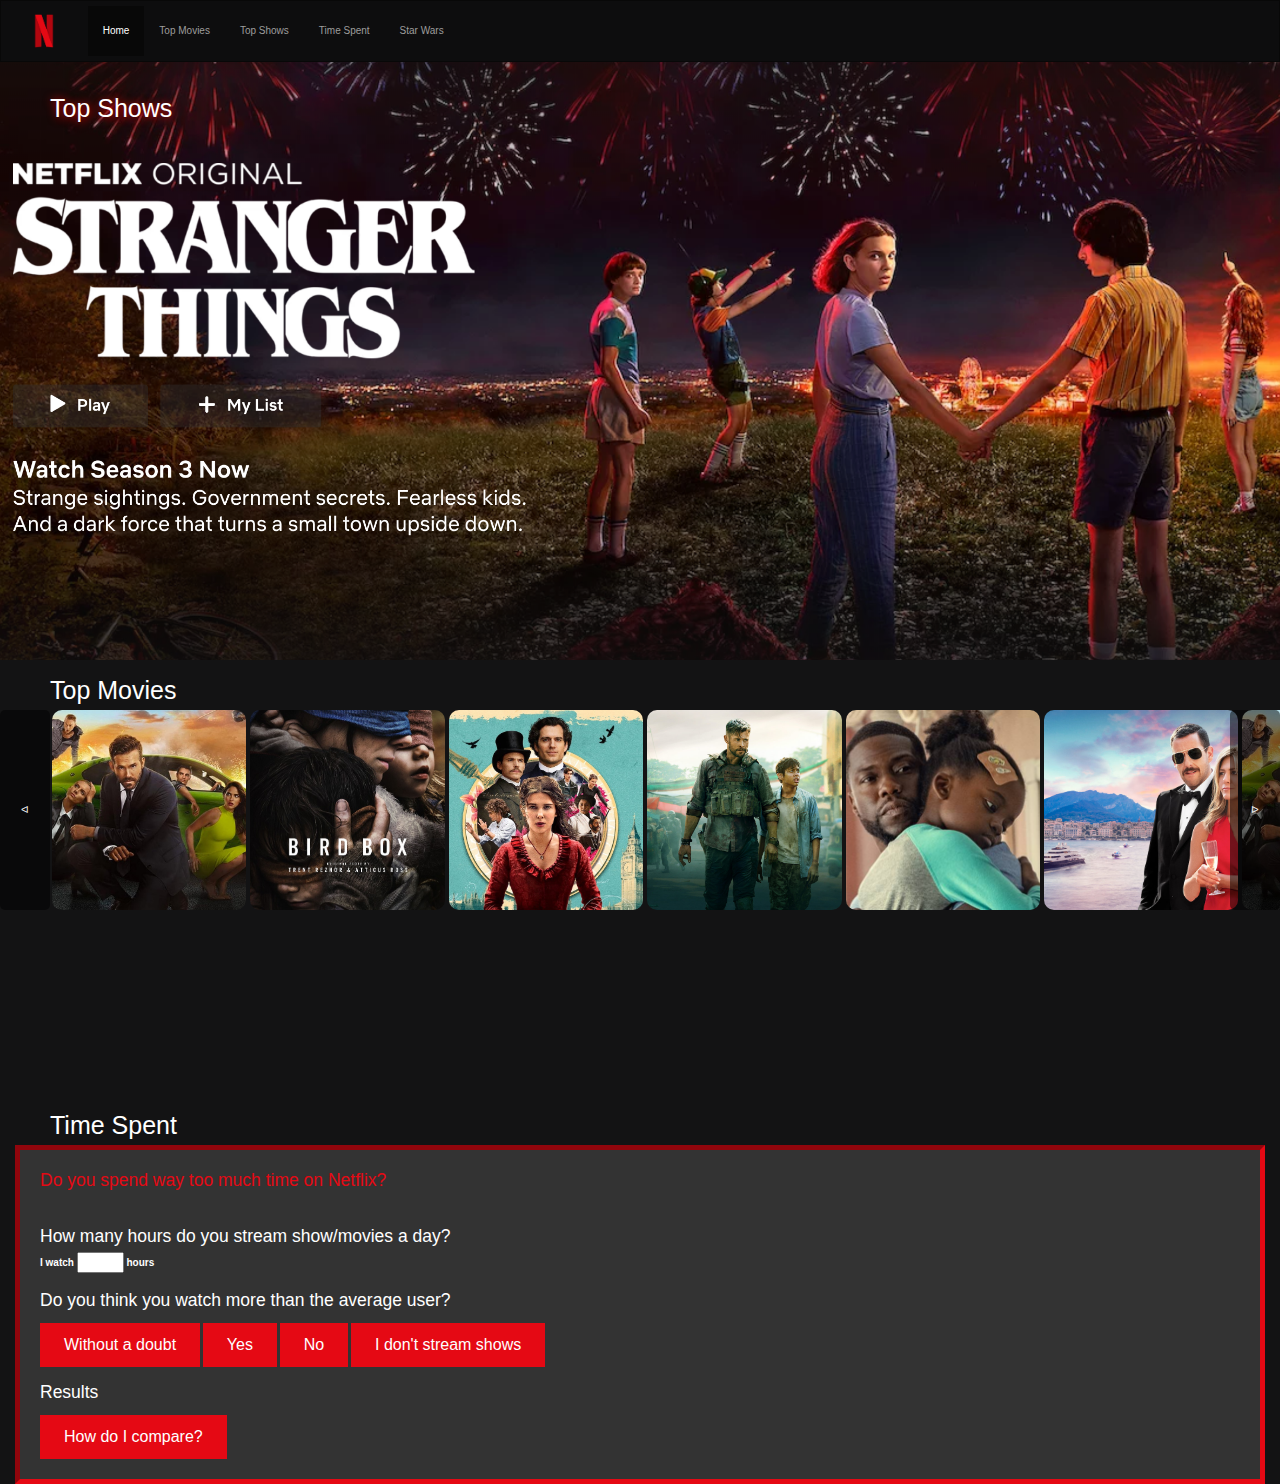
<file: index.html>
<!DOCTYPE html>
<html lang="en">
<head>
	<title>Netflix Stats</title>
	<meta charset="utf-8">
  <meta name="viewport" content="width=device-width, initial-scale=1">
	<link rel="stylesheet" type="text/css" href="css/site.css">
	<!-- NOTE: jQuery Library -->
	<script src="https://code.jquery.com/jquery-3.4.1.min.js"></script>
	<script src="https://ajax.googleapis.com/ajax/libs/jquery/3.5.1/jquery.min.js"></script>
	<link rel="stylesheet" href="https://maxcdn.bootstrapcdn.com/bootstrap/3.4.1/css/bootstrap.min.css">
  <script src="https://ajax.googleapis.com/ajax/libs/jquery/3.5.1/jquery.min.js"></script>
  <script src="https://maxcdn.bootstrapcdn.com/bootstrap/3.4.1/js/bootstrap.min.js"></script>
	<script src="js/site.js" defer></script>
	<!-- NOTE: JS Popper & bootstrap -->
	<script src="https://cdnjs.cloudflare.com/ajax/libs/popper.js/1.14.7/umd/popper.min.js" integrity="sha384-UO2eT0CpHqdSJQ6hJty5KVphtPhzWj9WO1clHTMGa3JDZwrnQq4sF86dIHNDz0W1" crossorigin="anonymous"></script>
	<script src="https://stackpath.bootstrapcdn.com/bootstrap/4.3.1/js/bootstrap.min.js" integrity="sha384-JjSmVgyd0p3pXB1rRibZUAYoIIy6OrQ6VrjIEaFf/nJGzIxFDsf4x0xIM+B07jRM" crossorigin="anonymous"></script>
	<!-- NOTE: CSS Library -->
	<link rel="stylesheet" href="https://stackpath.bootstrapcdn.com/bootstrap/4.3.1/css/bootstrap.min.css" integrity="sha384-ggOyR0iXCbMQv3Xipma34MD+dH/1fQ784/j6cY/iJTQUOhcWr7x9JvoRxT2MZw1T" crossorigin="anonymous">
	<style>
    /* Make the image fully responsive */
    .carousel-inner img {
      width: 100%;
      height: 100%;
    }
  </style>
	<link rel="preconnect" href="https://fonts.googleapis.com">
	<link rel="preconnect" href="https://fonts.gstatic.com" crossorigin>
	<link href="https://fonts.googleapis.com/css2?family=Bebas+Neue&display=swap" rel="stylesheet">
</head>
<body id=home>

	<div id="content">
		<nav class="navbar navbar-inverse">
	  <div class="container-fluid">
	    <div class="navbar-header">
				<a class="navbar-brand" href="https://www.netflix.com/"><img src = img\Netflix-Logo-2006.png> </a>
	    </div>
	    <ul class="nav navbar-nav">
	      <li class="active"><a href="https://brookenicole51.github.io/netflix/index.html">Home</a></li>
	      <li><a href="https://brookenicole51.github.io/netflix/topmovies/index.html">Top Movies</a></li>
	      <li><a href="https://brookenicole51.github.io/netflix/topshows/index.html">Top Shows</a></li>
	      <li><a href="https://brookenicole51.github.io/netflix/timespent/index.html">Time Spent</a></li>
				<li><a href="https://brookenicole51.github.io/netflix/starwars/index.html">Star Wars</a></li>
	    </ul>
		</div>
		</nav>
		</div>

	<main class="container-fluid">
		<div class="row" id="topshows">
			<a href="topshows/index.html"><img id="show" src="img/stranger.png" alt=""></a>
			<div class="">
				<h1 class="tshow" id="h">Top Shows</h1>
			</div>
		</div>

		<div class="row" id="topmovies">
			<h1 id="h">Top Movies</h1>
		</div>

		<div class="row" id="carousel">
			  <button type="button" id="moveLeft" class="btn-nav">
			    ᐊ
			  </button>
			  <div class="container-indicators" view="hidden">
			    <div class="indicator active" data-index=0></div>
			    <div class="indicator" data-index=1></div>
			    <div class="indicator" data-index=2></div>
			  </div>
			  <div class="slider" id="mySlider">
			    <div class="movie" id="movie0">
			      <a href="topmovies/index.html"><img src="img/Netflix-Logo-2006.png" alt="" srcset=""/></a>
			      <div class="description">
			        <div class="description__buttons-container">
			          <div class="description__button"><i class="fas fa-play"></i></div>
			          <div class="description__button"><i class="fas fa-plus"></i></div>
			          <div class="description__button"><i class="fas fa-thumbs-up"></i></div>
			          <div class="description__button"><i class="fas fa-thumbs-down"></i></div>
			          <div class="description__button"><i class="fas fa-chevron-down"></i></div>
			        </div>
			        <div class="description__text-container">
			          <span class="description__match">97% Match</span>
			          <span class="description__rating">TV-14</span>
			          <span class="description__length">2h 11m</span>
			          <br><br>
			          <span>Explosive</span>
			          <span>&middot;</span>
			          <span>Exciting</span>
			          <span>&middot;</span>
			          <span>Family</span>
			        </div>
			      </div>
			    </div>
			  </div>
			  <button type="button" id="moveRight" class="btn-nav">
			    ᐅ
			  </button>
		</div>

		<div class="row" id="timespent">
			<h1 id="h"> <a id="time" href="../netflix/timespent/index.html">Time Spent</a></h1>
		</div>
			<div class="col" id="question">
				<h3 id="h">Do you spend way too much time on Netflix?</h3>
				<br>
				<div id="output">

				</div>
				<br>
				<div id="questions">
					<div id="question1">
						<h3 id="q1">How many hours do you stream show/movies a day?</h3>
					</div>

					<div>
						<form action="/lab.js">
							<label for="timeSpent">I watch</label>
			  			<input type="number" id="timeSpent" name="timeSpent" min="0" max="24">
							<label for="timeSpent">hours</label>
						</form>
					</div>
					<br>
					<div id="question2">
						<h3 id="q2">Do you think you watch more than the average user?</h3>
						<button type="button" name="button" id="yep">Without a doubt</button>
						<button type="button" name="button" id="yes">Yes</button>
						<button type="button" name="button" id="no">No</button>
						<button type="button" name="button" id="nope">I don't stream shows</button>
					</div>

					<br>
					<div id="finalbutton">
						<h3 id="r">Results</h3>
						<button type="button" name="button" id="final">How do I compare?</button>
					</div>

				</div>
			</div>

	</main>
</body>
</html>
</file>
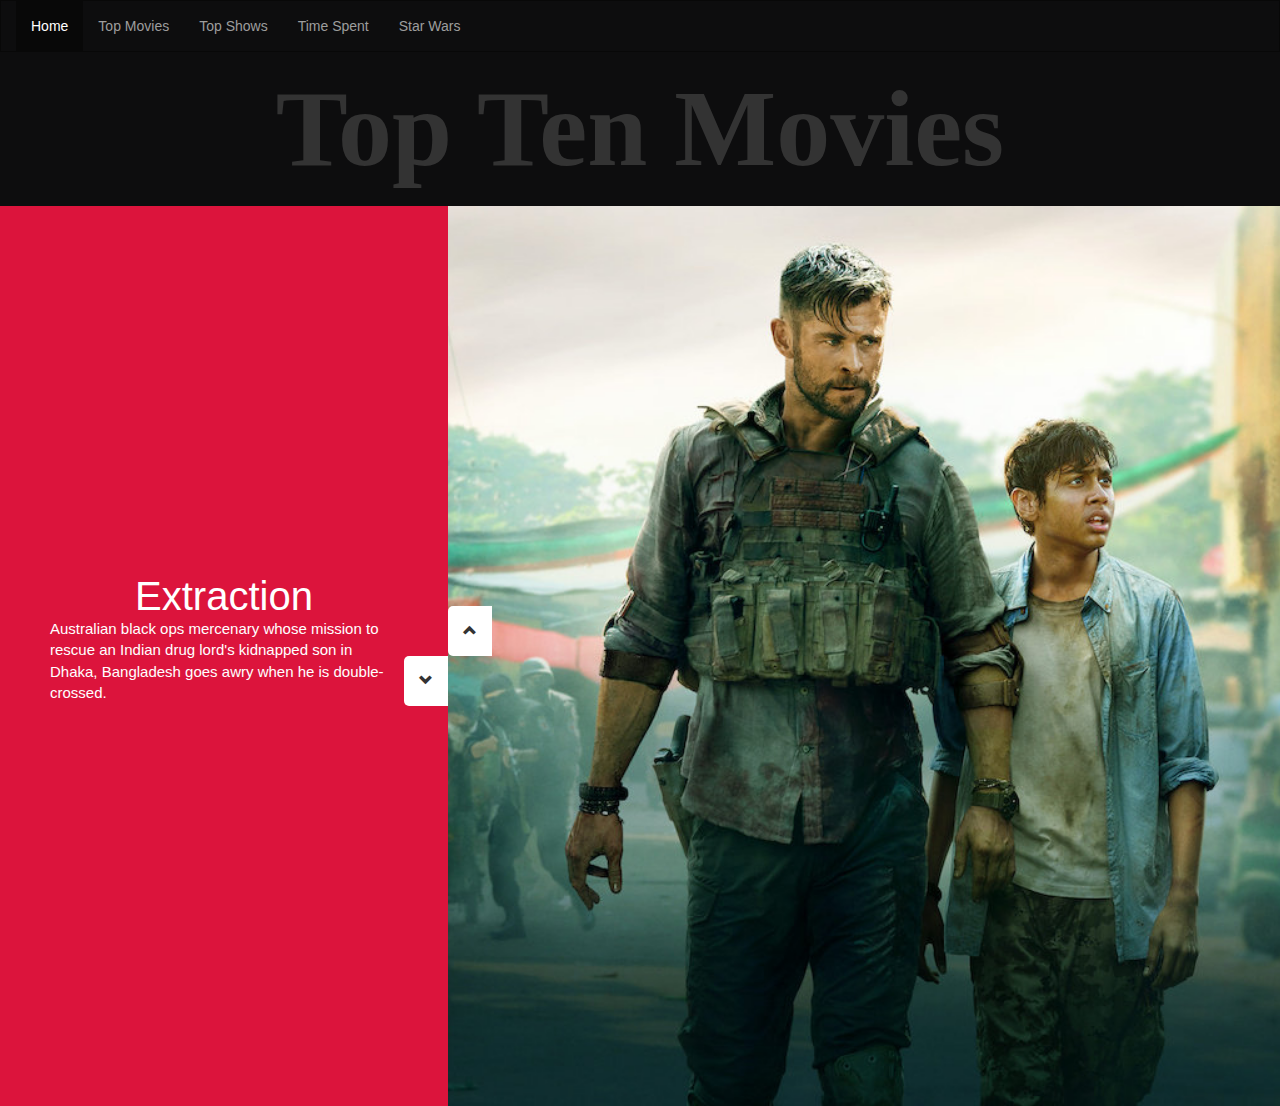
<file: topmovies/index.html>
<!DOCTYPE html>
<html lang="en">
<head>
	<title>Netflix Stats</title>
	<meta charset="utf-8">
  <meta name="viewport" content="width=device-width, initial-scale=1">
	<link rel="stylesheet" type="text/css" href="css/site.css">

	<link rel="stylesheet" href="https://maxcdn.bootstrapcdn.com/bootstrap/3.4.1/css/bootstrap.min.css">
   <script src="https://ajax.googleapis.com/ajax/libs/jquery/3.5.1/jquery.min.js"></script>
   <script src="https://maxcdn.bootstrapcdn.com/bootstrap/3.4.1/js/bootstrap.min.js"></script>
	<script src="js/site.js" defer></script>

</head>
<body>
			<nav class="navbar navbar-inverse">
		  	<div class="container-fluid">
			    <ul class="nav navbar-nav">
			      <li class="active"><a href="https://brookenicole51.github.io/netflix/index.html">Home</a></li>
			      <li><a href="https://brookenicole51.github.io/netflix/topmovies/index.html">Top Movies</a></li>
			      <li><a href="https://brookenicole51.github.io/netflix/topshows/index.html">Top Shows</a></li>
			      <li><a href="https://brookenicole51.github.io/netflix/timespent/index.html">Time Spent</a></li>
						<li><a href="https://brookenicole51.github.io/netflix/starwars/index.html">Star Wars</a></li>
			    </ul>
			  </div>
			</nav>

		<div class="txt" contenteditable="true">Top Ten Movies</div>

		<div class="slider-container">
			<div class="left-slide">
				<div style="background-color: #dc143c;">
					<h1>6 Underground</h1>
					<p>After faking death, a tech billionaire recruits a team of international operatives for a bold and bloody mission to take down a brutal dictator</p>
				</div>
				<div style="background-color: #000000;">
					<h1>Spenser Confidential</h1>
					<p>When two Boston police officers are murdered, ex-cop Spenser teams up with his no-nonsense roommate, Hawk, to take down criminals</p>
				</div>
				<div style="background-color: #dc143c;">
					<h1>Birdbox</h1>
					<p>Five years after an ominous unseen presence drives most of society to suicide, a mother and her two children make a desperate bid to reach safety. In the wake of an unknown global terror, a mother must find the strength to flee with her children down a treacherous river in search of safety</p>
				</div>
				<div style="background-color:#000000;">
					<h1>Enola Holmes</h1>
					<p>The story is about the teenage sister of the already-famous Sherlock Holmes, who travels to London to find her missing mother but ends up on a thrilling adventure</p>
				</div>
				<div style="background-color: #dc143c;">
					<h1>Fatherhood</h1>
					<p>the story of a father who lost his wife and brought his daughter up as a single parent</p>
				</div>
				<div style="background-color: #000000;">
					<h1>Project Power</h1>
					<p>A new drug is sweeping the Big Easy — but instead of giving you a high, this drug gives you special powers</p>
				</div>
				<div style="background-color: #dc143c;">
					<h1>The Old Guard</h1>
					<p>A covert team of immortal mercenaries is suddenly exposed and must now fight to keep their identity a secret just as an unexpected new member is discovered.</p>
				</div>
				<div style="background-color: #000000;">
					<h1>Murder Mystery</h1>
					<p>A married couple who is caught up in a murder investigation on a billionaire's yacht.</p>
				</div>
				<div style="background-color: #dc143c;">
					<h1>Extraction</h1>
					<p>Australian black ops mercenary whose mission to rescue an Indian drug lord's kidnapped son in Dhaka, Bangladesh goes awry when he is double-crossed.</p>
				</div>
			</div>

			<div class="right-slide">
				<div style="background-image: url('img/extraction.jpeg');"></div>
				<div style="background-image: url('img/murder_mystery.jpg');"></div>
				<div style="background-image: url('img/the_old_guard.jpg');"></div>
				<div style="background-image: url('img/project_power.jpg');"></div>
				<div style="background-image: url('img/fatherhood.jpeg');"></div>
				<div style="background-image: url('img/enola_holmes.jpeg');"></div>
				<div style="background-image: url('img/birdbox.jpg');"></div>
				<div style="background-image: url('img/spenser-con.jpg');"></div>
				<div style="background-image: url('img/6-underground.jpeg');"></div>
			</div>

			<div class="action-buttons">
				<button class="down-button">
					<span class="glyphicon glyphicon-chevron-down "></span>
				</button>
				<button class="up-button">
		 		<span class="glyphicon glyphicon-chevron-up "></span>
				</button>
			</div>

		</div>


	<script src="js/site.js"></script>
</body>
</html>
</file>
<file: css/site.css>
/* NOTE: Sizing & Positioning NAV logo */
#logo {
  width: 50px;
}
a.navbar-brand{
padding: 8.335px
}

.navbar-inverse{
  background-color: #0d0d0e !important;
}
.navbar{
  border-radius: 0px !important;
  margin-bottom: 0px !important;
}


ul.nav.navbar-nav{
  flex-direction: row;
}

.navbar>.container-fluid{
  display: inline !important;
}


/* NOTE: Carousel CSS: https://www.cssscript.com/netflix-infinite-carousel/ */
:root {
  --movie-width: 15.5vw;
  --movie-height: 200px;
  --arrow-width: 50px;
/*  --slider-py: 135px;*/
}
@media only screen and (max-width: 1000px) {
  :root {
    --movie-width: 25vw;
  }
}

/*
*
* THE SLIDER CONTAINER
*
*********************************/
.slider {
  width: 100%;
  overflow-x: scroll;
  overflow-y: visible;
  white-space: nowrap;
  position: relative;
  padding-top: var(--slider-py);
  padding-bottom: var(--slider-py);
}

/*
*
* SLIDER INDICATORS
*
*********************************/
.container-indicators {
  width: 100px;
  position: absolute;
  right: 0;
  top: calc(var(--slider-py) - 60px);
  visibility: hidden;
}
.indicator {
  width: 15px;
  height: 2px;
  background-color: grey;
  display: inline-block;
}
.indicator.active {
  background-color: white;
}

/*
*
* MOVIE ELEMENTS!
*
*********************************/
.movie {
  width: var(--movie-width);
  height: var(--movie-height);
  display: inline-block;
  position: relative;
  color: white;
  padding: 0 2px;
  font-size: 0.8rem;
  transition: all 0.8s ease-in-out;
}

.movie:nth-of-type(1) {
  margin-left: var(--arrow-width);
}

.movie:hover {
  transform: scale(1.3);
  z-index: 2;
}

.movie img {
  object-fit: cover;
  height: 100%;
  width: 100%;
  border-radius: 10px;
}

.description {
  position: absolute;
  display: none;
  z-index: 9999;
  background-color: #272727;
  width: var(--movie-width);
  margin-top: -10px;
  padding: 10px 0;
  border-bottom-left-radius: 10px;
  border-bottom-right-radius: 10px;
}

/* Make description visible when movie is hovered */
.movie:hover > .description {
  display: block;
}

.movie:hover > img {
  border-bottom-left-radius: 0;
  border-bottom-right-radius: 0;
}

.description__buttons-container {
  display: flex;
  flex-direction: row;
  padding: 10px;
}

.description__text-container {
  padding: 10px;
}

.description__match {
  color: green;
}

.description__rating {
  outline: 1px solid white;
  padding: 0 3px;
  margin: 0 5px;
}

.description__button {
  display: flex;
  align-items: center;
  justify-content: center;
  width: 20px;
  height: 20px;
  border: 2px solid white;
  text-align: center;
  font-size: 8px;
  margin-right: 5px;
  border-radius: 100%;
}

.description__button:hover {
  border-color: grey;
  color: grey;
  cursor: pointer;
}

.description__button:nth-of-type(5) {
  margin-left: auto;
  margin-right: 0;
}

/*
*
* BUTTONS
*
*********************************/
.btn-nav {
  width: var(--arrow-width);
  height: var(--movie-height);
  border-radius: 5px;
  position: absolute;
  /*bottom: 0;*/
  background-color: rgba(0, 0, 0, 0.5);
  outline: none;
  border: none;
  color: white;
  top: var(--slider-py);
  z-index: 5;
  visibility: visible;
}

button#moveRight.btn-nav{
  top: 0px;
}

#moveLeft {
  left: 0;
}

#moveRight {
  right: 0;
}

.container:hover .btn-nav,
.container:hover .container-indicators {
  visibility: visible;
}

div#mySlider.slider{
  padding-bottom: 200px;
}

img {
  width: 50px;
  margin-bottom: 15px;

}

/* NOTE: Styling background */
body#home {
  background-color: #131314 !important;
}
h1#h{
  color: white;
  margin-left: 50px;
}
h3#h{
  color: #e50914;
}
h3#q1, h3#q2, h3#r, label {
  color: white;
}

#topshows{
  position: relative;
}
h1.tshow{
  position: absolute;
  top:5% !important;
  z-index: 1;
  text-shadow: 1px 1px 10px red;
}

div#carousel{
  position: relative;
}

img#show{
  width: 100% !important;
}

div#question.col{
  height:100%;
  width: 100vw;
  border: 5px inset #E50914 !important;
  background-color: #333;
  overflow-x: visible;
  padding: 20px;
}

div#output{
  color: white;
  font-size: 1.5em;
  font-weight: bold;
}

button#yes, button#yep, button#no, button#nope, button#final{
background-color: #e50914; /* Red */
border: none;
color: white;
padding: 10px 24px;
text-align: center;
text-decoration: none;
display: inline-block;
font-size: 16px;
margin-top: 7px;
}

a#time{
  color: white;
}
</file>
<file: topmovies/css/site.css>
.navbar {
    margin: 0px !important;
    border-radius:  0 !important;
}
.navbar-inverse{
  background-color: #0d0d0e !important;
}
@function makelongshadow($length,$angle) {
  $val: 0px 0px transparent;
  @for $i from 1 through $length {
    $val: #{$val}, #{$i}px #{$i*$angle}px 10;
  }
  @return $val;
}

@import url('https://fonts.googleapis.com/css?family=Roboto:700,900');

body {
  background: radial-gradient(#0d0d0e, #0d0d0e);
  overflow: scroll;
}

.txt {
  text-align: center;
  font-family: 'Roboto';
  font-size: 12vmin;
  font-weight: 700;
  animation: netflix_style 3.5s infinite;
  outline: none;
  white-space: nowrap;
}

@keyframes netflix_style {
  0% {
    text-shadow: makelongshadow(100,1);
    color:#f3f3f3;
    transform: scale(1.5, 1.5);
  }
  10% {
    text-shadow: makelongshadow(100,1.5);
    color:#f3f3f3;
    transform: scale(1.5, 1.5);
  }
  15% {
     color:#f3f3f3;
  }
  20% {
    color:#e90418;
    text-shadow: none;
    transform: scale(1.1, 1.1);
  }
  75% {
    opacity: 1;
  }
  80% {
    opacity: 0;
    color:#e90418;
    transform: scale(0.85, 0.9);
  }

  100% {
    opacity: 0;
  }
}

.header{
  position: sticky;
  margin-left: 0px;
  color: #dc143c;
}
*{
  box-sizing: border-box;
  margin: 0;
  padding: 0;
}
body {
  font-family: sans-serif;
  height: 100vh;
  background-color: #131314 !important;

}

.slider-container{
  position: relative;
  overflow: hidden;
  width: 100vw;
  height: 100vh;
}

.left-slide{
  height: 100vh;
  width: 35%;
  position: absolute;
  top:0;
  left: 0;
  transition: transform .5s ease-in-out;
}
.left-slide > div {
  height: 100%;
  width: 100%;
  display: flex;
  flex-direction: column;
  align-items: center;
  justify-content: center;
  color: #ffffff;


}

.left-slide h1 {
  font-size: 40px;
  margin-bottom: 10px;
  margin-top: -30px;

}

.left-slide p {
  font-size: 15px;
  margin-left: 50px;
  margin-right: 50px;
  margin-bottom: 5px;
  margin-top: -10px;

}

.right-slide{
  height: 100%;
  width: 100%;
  position: absolute;
  top:0;
  left: 35%;
  width: 65%;
  transition: transform .5s ease-in-out;
}
.right-slide > div{
  background-repeat: no-repeat;
  background-size: cover;
  background-position: center center;
  height: 100%;
  width:100%;
}

.slider-container .action-buttons button {
  position: absolute;
  left: 35%;
  top: 50%;
  z-index: 100;

}

.slider-container .action-buttons .down-button {
  transform: translateX(-100%);
  border-top-left-radius: 5px;
  border-bottom-left-radius: 5px;
}

.slider-container .action-buttons .up-button {
  transform: translateY(-100%);
  border-top-left-radius: 5px;
  border-bottom-left-radius: 5px;
}

button {
  background-color: #ffffff;
  border: none;
  color: #aaa;
  cursor:pointer;
  font-size: 16px;
  padding: 15px;

}

button:hover {
  color: #222;
}

button:focus {
  outline: none;

}
</file>
